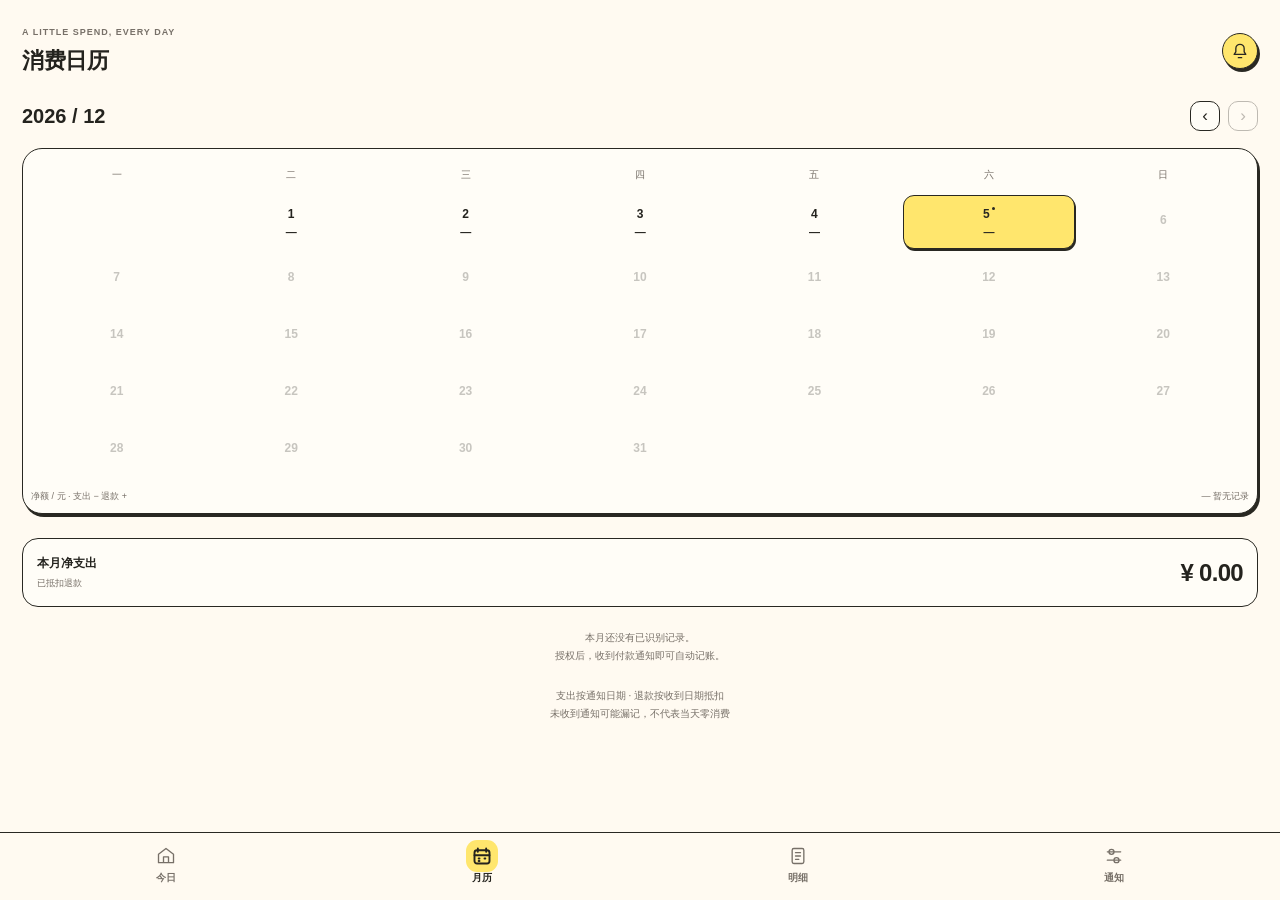
<file: assets/index.html>
<!doctype html><html lang="zh-CN"><head><meta charset="utf-8"><meta name="viewport" content="width=device-width,initial-scale=1,maximum-scale=1"><meta http-equiv="Content-Security-Policy" content="default-src 'none'; script-src 'unsafe-inline'; style-src 'unsafe-inline'; img-src data:; connect-src 'none'; base-uri 'none'; form-action 'none'"><title>今日花费</title><style>
:root{--accent:#346d59;--paper:#f7f8f3;--ink:#24372e;--muted:#7b857d;--line:#e5e8df;--card:#fff;--soft:#eaf0e5;--radius:22px}*{box-sizing:border-box}body{margin:0;background:#e8eae3;color:var(--ink);font-family:"Microsoft YaHei UI","PingFang SC",sans-serif}button,select{font:inherit}button{cursor:pointer}button:focus-visible,select:focus-visible{outline:3px solid #c88b31;outline-offset:3px}.workspace{max-width:1200px;margin:auto;padding:35px 45px}.top{display:flex;justify-content:space-between;align-items:center;border-bottom:1px solid #cfd4c9;padding-bottom:22px}.brand{font-size:17px;letter-spacing:2px}.brand span{color:#7c857a;font-size:12px;margin-left:18px;letter-spacing:0}.badge{border:1px solid #c9cfc2;border-radius:30px;padding:7px 12px;font-size:11px;color:#657060}.layout{display:grid;grid-template-columns:1fr 430px 1fr;gap:48px;margin-top:38px;align-items:start}.intro{padding-top:60px}.eyebrow{font-size:11px;letter-spacing:3px;color:#7c857a}.intro h1{font-family:"Songti SC","SimSun",serif;font-weight:400;font-size:40px;line-height:1.45;margin:22px 0}.intro p,.notes p{font-size:13px;line-height:1.95;color:#768070}.number{font-family:Georgia,serif;font-size:32px;color:#a6af9e}.notes{padding-top:60px}.notes h2{font-size:14px;font-weight:500;margin:24px 0 12px}.control{border-top:1px solid #cfd4c9;padding:20px 0}.swatches{display:flex;gap:12px}.swatch{width:28px;height:28px;border-radius:50%;border:3px solid #e8eae3;outline:1px solid transparent}.swatch[aria-pressed=true]{outline-color:#748069}.toggle{background:transparent;border:1px solid #bcc5b5;border-radius:8px;padding:9px 12px;color:#52604d;font-size:12px}.phone{background:var(--paper);border:8px solid #27332a;border-radius:48px;box-shadow:0 24px 65px #273d271e;overflow:hidden;position:relative;height:824px;display:flex;flex-direction:column;transition:background .2s,color .2s}.status{height:42px;flex-shrink:0;display:flex;justify-content:space-between;align-items:center;padding:0 24px;font-size:12px;font-weight:600}.island{position:absolute;top:8px;left:50%;transform:translateX(-50%);height:22px;width:77px;border-radius:15px;background:#27332a}.screen{overflow-y:auto;flex:1;scrollbar-width:none;padding:8px 22px 18px}.screen::-webkit-scrollbar{display:none}.header{display:flex;justify-content:space-between;align-items:center;margin:8px 0 25px}.header small{font-size:11px;color:var(--muted);display:block;letter-spacing:1px;margin-bottom:7px}.header h2{font-size:23px;margin:0;font-weight:600;letter-spacing:1px}.round{width:36px;height:36px;border-radius:50%;border:1px solid var(--line);background:var(--card);color:var(--accent);display:grid;place-items:center}.icon{width:20px;height:20px;fill:none;stroke:currentColor;stroke-width:1.6;stroke-linecap:round;stroke-linejoin:round}.datebar{display:flex;align-items:center;justify-content:space-between;font-size:12px}.datebar select{color:var(--ink);background:transparent;border:0;font-size:12px;max-width:160px;padding:4px}.live{font-size:10px;color:var(--accent);background:var(--soft);padding:6px 9px;border-radius:20px}.total{margin:25px 0 23px}.total label{color:var(--muted);font-size:12px}.amount{font-family:Georgia,"Times New Roman",serif;font-size:60px;letter-spacing:-2px;line-height:1.3;margin-top:4px;font-variant-numeric:tabular-nums}.amount span{font-size:24px;vertical-align:top;display:inline-block;margin:13px 7px 0 0;letter-spacing:0}.sub{font-size:11px;color:var(--muted);margin:4px 0 0;line-height:1.7}.channels{display:grid;grid-template-columns:1fr 1fr;gap:12px}.channel{padding:16px;background:var(--card);border:1px solid var(--line);border-radius:17px}.channelhead{font-size:12px;display:flex;align-items:center;gap:8px}.logo{height:23px;width:23px;border-radius:8px;display:grid;place-items:center;font-size:12px;background:#eaf4eb;color:#26913f;font-weight:bold}.logo.ali{background:#e8f2fd;color:#267dc9}.channel strong{display:block;font-family:Georgia,serif;font-size:25px;margin:14px 0 8px;font-weight:400}.bar{height:3px;background:var(--soft);border-radius:5px;overflow:hidden}.bar i{height:100%;background:var(--accent);display:block}.channel small{font-size:10px;color:var(--muted);display:block;margin-top:8px}.notice{display:flex;align-items:center;gap:10px;background:var(--soft);border-radius:13px;padding:12px;margin-top:16px;font-size:11px;line-height:1.7}.notice b{font-weight:500}.sectiontitle{display:flex;justify-content:space-between;align-items:center;margin:27px 0 6px;font-size:15px;font-weight:600}.textbutton{border:0;background:none;color:var(--muted);font-size:11px;padding:8px 0 8px 8px}.row{display:flex;align-items:center;padding:15px 0;gap:12px;border-bottom:1px solid var(--line);cursor:pointer}.rowIcon{width:38px;height:38px;border-radius:13px;background:var(--card);border:1px solid var(--line);display:grid;place-items:center;color:var(--accent)}.rowmain{flex:1;min-width:0}.rowmain b{font-size:12px;font-weight:500;display:block}.rowmain small{font-size:10px;color:var(--muted);display:block;margin-top:6px}.rowvalue{text-align:right;font-family:Georgia,serif;font-size:18px}.rowvalue small{display:block;font-family:"Microsoft YaHei UI",sans-serif;font-size:9px;color:var(--muted);margin-top:5px}.footer-note{text-align:center;font-size:10px;color:var(--muted);margin:22px 0 8px;line-height:1.8}.nav{height:70px;border-top:1px solid var(--line);display:flex;background:var(--paper);padding:4px 8px 10px;flex-shrink:0}.nav button{flex:1;border:0;background:transparent;color:var(--muted);font-size:10px;display:flex;flex-direction:column;justify-content:center;align-items:center;gap:5px}.nav button.active{color:var(--accent)}.nav button.active .icon{stroke-width:2.3}.homebar{width:105px;height:4px;border-radius:5px;background:var(--ink);margin:0 auto 7px;flex-shrink:0}.tabs{display:flex;gap:8px;margin:18px 0}.tabs button{padding:8px 14px;border:1px solid var(--line);border-radius:20px;background:var(--card);color:var(--muted);font-size:11px}.tabs button.selected{background:var(--accent);color:white;border-color:var(--accent)}.statcard{border:1px solid var(--line);background:var(--card);padding:18px;border-radius:17px;margin-top:14px}.statcard h3{margin:0 0 10px;font-size:13px;font-weight:500}.statcard p{font-size:11px;color:var(--muted);line-height:1.9;margin:0}.statline{display:flex;justify-content:space-between;font-size:12px;padding:12px 0;border-bottom:1px solid var(--line)}.primary{border:0;background:var(--accent);color:white;padding:13px 18px;border-radius:12px;font-size:12px;width:100%;margin-top:14px}.secondary{background:var(--card);color:var(--ink);border:1px solid var(--line)}.dots{color:var(--accent)}.preview-label{text-align:center;font-size:11px;color:#7c857a;margin-top:17px;letter-spacing:1px}.toast{position:absolute;bottom:90px;left:22px;right:22px;padding:15px;background:var(--ink);color:var(--paper);font-size:12px;border-radius:13px;line-height:1.7;z-index:5;box-shadow:0 5px 20px #0002}.modal{position:absolute;inset:0;background:#12231955;z-index:6;display:flex;align-items:end}.sheet{background:var(--paper);width:100%;padding:25px 22px 35px;border-radius:25px 25px 0 0}.sheet h3{font-weight:500;font-size:18px;margin:0 0 20px}.sheet p{font-size:12px;line-height:1.9;color:var(--muted)}.dark{--paper:#202b25;--ink:#edf0e6;--muted:#a0ad9f;--line:#38473b;--card:#29362d;--soft:#304335;--accent:#a5c793}.compact .row{padding:10px 0}.compact .header{margin-bottom:16px}.compact .total{margin:15px 0}.compact .sectiontitle{margin-top:18px}@media(max-width:1050px){.layout{grid-template-columns:1fr 414px;gap:35px}.notes{grid-column:1 / -1;display:flex;gap:25px;padding-top:0}.notes .number{display:none}.notes .control{flex:1}.intro h1{font-size:35px}}@media(max-width:700px){.workspace{padding:20px 12px}.top{padding:0 8px 18px}.brand span{display:none}.layout{display:flex;flex-direction:column;align-items:center;margin-top:25px;gap:22px}.intro{padding:0;max-width:414px;width:100%}.intro h1{font-size:25px;margin:8px 0}.intro h1 br{display:none}.intro p{margin:0}.intro .eyebrow{display:none}.device{width:min(100%,414px)}.phone{height:800px;border-width:5px;border-radius:38px}.notes{display:flex;flex-wrap:wrap;gap:16px;width:min(100%,414px)}.notes .control{min-width:140px}.notes h2{margin-top:0}.notes>p{width:100%}}@media(prefers-reduced-motion:reduce){*{transition:none!important}}

/* Candy-paper direction, inspired by the supplied reference. */
:root{--accent:#ffe66d;--paper:#fffaf1;--ink:#24231e;--muted:#777068;--line:#292822;--card:#fffdf7;--soft:#f4e7ff}
body{background:#ffb5ba}.top{border-color:#29282266}.brand{font-weight:800;letter-spacing:0}.brand span,.eyebrow,.intro p,.notes p,.preview-label{color:#66504f}.badge{background:#fff9ef;border:1.5px solid #292822;color:#292822;box-shadow:2px 3px 0 #292822}.intro h1{font-family:"Microsoft YaHei UI",sans-serif;font-size:36px;font-weight:900;letter-spacing:-1px;line-height:1.6}.eyebrow{font-weight:700;letter-spacing:1px;font-size:10px}.number{font-family:Georgia,serif;font-style:italic;color:#292822;font-weight:bold;transform:rotate(-8deg);font-size:34px}.control{border-color:#29282255}.notes h2{font-weight:700}.toggle{background:#fffaf1;color:#292822;border:1.5px solid #292822;box-shadow:2px 3px 0 #292822}.toggle:active{transform:translate(2px,2px);box-shadow:none}.swatch{border-color:#ffb5ba;border-width:2px;outline:1.5px solid #292822}.swatch[aria-pressed=true]{box-shadow:0 0 0 3px #fffaf1;outline:2px solid #292822}.phone{border:2px solid #292822;box-shadow:7px 9px 0 #292822;height:846px;border-radius:36px}.status{height:40px}.island{height:17px;width:64px;background:#292822;top:9px}.screen{padding:5px 20px 20px}.header{margin:10px 0 20px}.header h2{font-size:22px;font-weight:800;letter-spacing:-.4px}.header small{font-size:9px;font-weight:bold;letter-spacing:1px}.round{border:1.5px solid #292822;background:#ffe66d;color:#292822;box-shadow:2px 3px 0 #292822}.live{color:var(--ink);background:#c8e8ae;border:1px solid #292822;font-size:9px}.total{background:var(--accent);border:2px solid #292822;border-radius:23px;box-shadow:3px 5px 0 #292822;padding:18px;margin:18px 0 22px;color:#292822}.total label,.total .sub{color:#4c452d}.amount{font-family:"Trebuchet MS",sans-serif;font-weight:800;font-size:55px;letter-spacing:-2px}.channel{border:1.5px solid #292822;box-shadow:2px 3px 0 #292822;border-radius:18px}.channel strong{font-family:"Trebuchet MS",sans-serif;font-weight:bold;font-size:24px}.channelhead{font-weight:700}.logo{border:1px solid #292822;background:#c8e8ae;color:#292822}.logo.ali{background:#c8e2ff;color:#292822}.bar{background:#eee6d7}.bar i{background:#292822}.notice{background:#ecdafa;border:1.5px solid #292822;color:#292822}.notice .icon{flex-shrink:0}.notice b{font-weight:bold}.sectiontitle{font-size:14px}.row{border-color:#29282222}.rowIcon{border:1.5px solid #292822;color:var(--ink);background:#ffe9ab;flex-shrink:0}.rowmain b{font-weight:600}.rowvalue{font-family:"Trebuchet MS",sans-serif;font-weight:bold;font-size:17px}.textbutton{color:var(--ink)}.nav{border-top:1.5px solid #292822;height:69px;padding-top:8px}.nav button{color:var(--muted);font-weight:600}.nav button.active{color:var(--ink)}.nav button.active .icon{background:var(--accent);box-shadow:0 0 0 6px var(--accent);border-radius:5px}.tabs button{border:1.5px solid #292822;color:var(--ink)}.tabs button.selected{background:var(--accent);color:#292822;box-shadow:2px 2px 0 #292822}.statcard{border:1.5px solid #292822;box-shadow:2px 3px 0 #292822}.statcard h3{font-weight:700}.primary{background:var(--accent);color:#292822;border:1.5px solid #292822;box-shadow:2px 3px 0 #292822;font-weight:bold}.primary.secondary{background:var(--card);color:var(--ink)}.statline{border-color:#29282222}.dots{color:var(--ink)}.toast{background:#292822;color:#fffaf1}.sheet{border:2px solid #292822}.month-top{display:flex;align-items:center;justify-content:space-between;margin:22px 0 15px}.month-top strong{font-size:20px;font-family:"Trebuchet MS",sans-serif;font-weight:800}.month-top span{font-size:10px;font-family:"Microsoft YaHei UI",sans-serif;margin-left:8px;font-weight:400;color:var(--muted)}.month-controls{display:flex;gap:8px}.month-controls button{width:30px;height:30px;background:var(--card);border:1.5px solid #292822;border-radius:10px;color:var(--ink);font-size:17px}.month-controls button:disabled{opacity:.3;cursor:default}.month-hero{position:relative;background:var(--accent);border:2px solid #292822;box-shadow:3px 5px 0 #292822;border-radius:22px;padding:16px 18px;min-height:111px;overflow:hidden}.month-hero small{font-size:10px;color:#514833}.month-hero strong{display:block;font-size:32px;font-family:"Trebuchet MS",sans-serif;font-weight:900;letter-spacing:-1px;margin-top:8px;color:#292822}.month-hero p{font-size:10px;margin:6px 0 0;color:#514833}.doodle{position:absolute;right:13px;top:12px;width:100px;height:88px;transform:rotate(8deg)}.calendar-box{background:var(--card);border:1.5px solid #292822;border-radius:20px;padding:12px 8px 10px;margin-top:20px;box-shadow:2px 3px 0 #292822}.weekdays,.days{display:grid;grid-template-columns:repeat(7,minmax(0,1fr));gap:3px}.weekdays{margin:3px 0 9px}.weekdays span{text-align:center;font-size:10px;color:var(--muted);padding:4px 0}.day{height:49px;display:flex;flex-direction:column;align-items:center;justify-content:center;gap:5px;border:1.5px solid transparent;border-radius:11px;background:none;color:var(--ink);padding:0;min-width:0}.day .num{font-size:12px;font-family:"Trebuchet MS",sans-serif;font-weight:600}.day .spend{font-size:11px;font-family:"Trebuchet MS",sans-serif;font-weight:700;white-space:nowrap;letter-spacing:-.3px}.day.selected{background:var(--accent);border-color:#292822;box-shadow:1px 2px 0 #292822;color:#292822}.day.today .num::after{content:"";display:inline-block;width:3px;height:3px;background:currentColor;border-radius:50%;vertical-align:top;margin-left:2px}.day:disabled{opacity:.25;cursor:default}.day:not(:disabled):hover{border-color:#292822}.callegend{display:flex;justify-content:space-between;margin-top:13px;font-size:9px;color:var(--muted)}.daily-panel{margin-top:23px}.daily-heading{display:flex;justify-content:space-between;align-items:center}.daily-heading b{font-size:13px}.daily-heading strong{font-size:22px;font-family:"Trebuchet MS",sans-serif;font-weight:800}.day-source{font-size:10px;color:var(--muted);margin-top:9px}.empty{padding:22px 10px;text-align:center;background:var(--soft);border-radius:13px;margin-top:13px;font-size:11px;color:var(--muted)}.calendar-jump{border:1.5px solid #292822;background:#ffccdb;box-shadow:2px 3px 0 #292822;padding:12px 14px;border-radius:13px;display:flex;justify-content:space-between;width:100%;font-size:12px;font-weight:700;color:#292822;margin:17px 0}.dark{--paper:#29252d;--ink:#fff8e9;--muted:#c6bdc6;--card:#36313b;--soft:#443848;--line:#817786;--accent:#d6b1f1}.dark .notice{background:#d6b1f1}.dark .round{color:#292822}.dark .day.selected{color:#292822}.dark .rowIcon{background:#514543}.dark .live{color:#292822}.dark .header small{color:var(--muted)}.compact .day{height:42px}@media(max-width:700px){.phone{height:846px;border-width:2px;border-radius:32px}.intro h1{font-size:25px;line-height:1.5}.layout{gap:25px}.notes{margin-top:10px}.intro p{font-size:12px}.intro p br{display:none}.intro p[style]{display:none}.swatch{border-color:#ffb5ba}.screen{padding-left:17px;padding-right:17px}.month-hero strong{font-size:30px}}


.month-summary{display:flex;align-items:center;justify-content:space-between;gap:12px;margin-top:19px;padding:16px 14px;background:var(--card);border:1.5px solid #292822;border-radius:16px}.month-summary>span{font-size:12px;font-weight:600}.month-summary small{display:block;color:var(--muted);font-size:9px;font-weight:400;margin-top:5px}.month-summary strong{font:800 24px "Trebuchet MS",sans-serif;letter-spacing:-.7px;font-variant-numeric:tabular-nums}

html,body{height:100%;width:100%;margin:0;background:var(--paper);overflow:hidden}.phone{width:100%;height:100dvh!important;height:100vh;border:0!important;border-radius:0!important;box-shadow:none!important;background:var(--paper)}.screen{padding:18px 22px 24px;overscroll-behavior:contain}.nav{height:68px;min-height:68px;position:relative}.header{margin:7px 0 24px}.month-top{margin-top:25px}.calendar-box{margin-top:17px}.day{height:54px}.day .spend{font-size:11px}.day .num{font-size:12px}.month-summary{margin-top:24px}.row{width:100%;background:none;border-left:0;border-right:0;border-top:0;text-align:left;color:var(--ink)}.rowvalue{white-space:nowrap}.rowmain small{line-height:1.6}.notice{font-size:11px}.setting-note{font-size:11px;color:var(--muted);line-height:1.9}.status-card{margin-bottom:18px}.field{background:var(--card);border:1px solid var(--ink);border-radius:9px;padding:7px;color:var(--ink);font-size:12px;max-width:180px}.empty{line-height:1.9;margin-top:24px}.sheet{max-height:90%;overflow-y:auto}.raw{white-space:pre-wrap;overflow-wrap:anywhere;font-size:12px;line-height:1.8}.plain{border:0;background:none;color:var(--ink);font-size:12px;padding:8px}.daily-label{font-size:11px;color:var(--muted)}.nav button.active .icon{background:#ffe66d;box-shadow:0 0 0 6px #ffe66d}.notice .icon{flex-shrink:0}.channel strong{font-size:23px}.header small{line-height:1.6}.warning{background:#ffe7bd;color:#292822}.sheet:focus{outline:none}.toast{color:#fffaf1}.pill{border-radius:14px;border:1px solid var(--ink);padding:4px 8px;font-size:10px}.rowmain{overflow:hidden}.rowmain b{overflow:hidden;text-overflow:ellipsis;white-space:nowrap}@media(max-width:360px){.screen{padding-left:16px;padding-right:16px}.day{height:49px}.day .spend{font-size:10px}.channel{padding:12px}}
.channels{grid-template-columns:repeat(3,minmax(0,1fr))}.channel{min-width:0;padding:12px 10px}.channelhead{gap:5px;font-size:11px}.channel strong{font-size:clamp(16px,5vw,22px);overflow-wrap:anywhere}.logo.bank{background:#ffd0df;color:#292822}
.pull-hint{position:absolute;top:2px;left:12px;right:12px;height:0;overflow:hidden;display:flex;align-items:center;justify-content:center;color:var(--ink);font-size:12px;background:var(--paper);z-index:3;pointer-events:none}.nav{z-index:4}.screen{will-change:transform}
</style></head><body><div class="phone" id="phone"><div id="pullHint" class="pull-hint" role="status" aria-live="polite"></div><main class="screen" id="screen"></main><nav class="nav" aria-label="主要页面"></nav><div id="overlay"></div></div><script>
const icons={home:'<path d="m3 10 9-7 9 7v10H3zM9 20v-7h6v7"/>',calendar:'<rect x="3" y="5" width="18" height="16" rx="3"/><path d="M7 3v4M17 3v4M3 11h18M8 15h1M15 15h1M8 18h1"/>',records:'<rect x="5" y="3" width="14" height="18" rx="2"/><path d="M9 8h6M9 12h6M9 16h4"/>',diagnostics:'<path d="M4 7h16M4 17h16"/><circle cx="9" cy="7" r="3"/><circle cx="15" cy="17" r="3"/>',bell:'<path d="M5 16h14l-2-3V9a5 5 0 0 0-10 0v4zM10 20h4"/>',bag:'<path d="M4 8h16l1 13H3zM8 8V6a4 4 0 0 1 8 0v2"/>',refund:'<path d="M5 7h9a7 7 0 0 1 0 14M5 7l5-4M5 7l5 5"/>'};
const icon=n=>`<svg class="icon" viewBox="0 0 24 24" aria-hidden="true">${icons[n]||icons.bag}</svg>`;
const esc=s=>String(s??'').replace(/[&<>"']/g,c=>({'&':'&amp;','<':'&lt;','>':'&gt;','"':'&quot;',"'":'&#39;'}[c]));
const pad=n=>String(n).padStart(2,'0');
const key=d=>`${d.getFullYear()}-${pad(d.getMonth()+1)}-${pad(d.getDate())}`;
const yuan=c=>(Math.abs(c)/100).toFixed(2);
const signed=c=>(c>0?'-':c<0?'+':'')+Number(yuan(c));
const total=a=>a.reduce((s,x)=>s+Number(x.cents),0);
const dateTime=n=>n?new Date(Number(n)).toLocaleString('zh-CN',{hour12:false}):'尚无记录';
const native=typeof Ledger!=='undefined';
let state={events:[],granted:false,seen:0,appVersion:'0.9.5',uiVersion:9},events=[],page='calendar',filter='全部',range='all',today=key(new Date()),year=new Date().getFullYear(),month=new Date().getMonth(),selected=new Date().getDate(),last='',openedId=null;
function action(name){if(name==='refresh'){pullRefresh();return}if(native)Ledger.action(name);else toast('电脑仅查看界面，此操作需在手机中完成。')}
function title(x){if(String(x.note||'').trim())return String(x.note).trim();let c=x.content||'';return Number(x.cents)<0&&x.state==='auto'?'退款':/红包/.test(c)?'发出红包':/转账|转出/.test(c)?'转账支出':x.state==='auto'?'付款':Number.isSafeInteger(Number(x.cents))?'待核对付款':'待识别通知'}
function header(t,sub){return `<div class="header"><div><small>${sub}</small><h2>${t}</h2></div><button class="round" data-go="diagnostics" aria-label="通知与设置">${icon('bell')}</button></div>`}
function rows(list){return list.map(x=>`<button class="row" data-id="${Number(x._id)}"><span class="rowIcon">${icon(Number(x.cents)<0&&x.state==='auto'?'refund':'bag')}</span><span class="rowmain"><b>${esc(title(x))}</b><small>${esc(x.source)}${String(x.content).startsWith('手动记账：')?' · 手动':String(x.content).startsWith('截图记账：')?' · 截图':''} · ${esc(dateTime(x.posted))}</small></span><span class="rowvalue">${x.state==='auto'?signed(Number(x.cents)):x.state==='ignored'?'已排除':'待核对'}</span></button>`).join('')}
function daily(k){return events.filter(x=>key(new Date(Number(x.posted)))===k)}
function calendar(){let start=(new Date(year,month,1).getDay()+6)%7,count=new Date(year,month+1,0).getDate(),prefix=`${year}-${pad(month+1)}`;let arr=events.filter(x=>key(new Date(Number(x.posted))).startsWith(prefix)),net=total(arr);let cells='<div aria-hidden="true"></div>'.repeat(start);for(let d=1;d<=count;d++){let k=`${prefix}-${pad(d)}`,a=daily(k);cells+=`<button class="day ${d===selected?'selected':''} ${k===today?'today':''}" data-day="${d}" ${k>today?'disabled':''} aria-pressed="${d===selected}" aria-label="${month+1}月${d}日 ${a.length?signed(total(a))+'元':'暂无记录'}"><span class="num">${d}</span><span class="spend">${k>today?'':a.length?signed(total(a)):'—'}</span></button>`}
return header('消费日历','A LITTLE SPEND, EVERY DAY')+`<div class="month-top"><strong>${year} / ${pad(month+1)}</strong><div class="month-controls"><button id="prevMonth" aria-label="上个月">‹</button><button id="nextMonth" aria-label="下个月" ${year===new Date().getFullYear()&&month===new Date().getMonth()?'disabled':''}>›</button></div></div><div class="calendar-box"><div class="weekdays">${['一','二','三','四','五','六','日'].map(x=>`<span>${x}</span>`).join('')}</div><div class="days">${cells}</div><div class="callegend"><span>净额 / 元 · 支出 − 退款 +</span><span>— 暂无记录</span></div></div><div class="month-summary"><span>本月净支出<small>已抵扣退款</small></span><strong>${net<0?'+':''}¥ ${yuan(net)}</strong></div>${!arr.length?'<p class="footer-note">本月还没有已识别记录。<br>授权后，收到付款通知即可自动记账。</p>':''}<p class="footer-note">支出按通知日期 · 退款按收到日期抵扣<br>未收到通知可能漏记，不代表当天零消费</p>`}
function home(){let arr=daily(today),net=total(arr);return header('今天也有好好记账！','HELLO, MY LITTLE LEDGER')+`<div class="datebar"><span>${new Date().getMonth()+1} 月 ${new Date().getDate()} 日 · 今天</span><span class="live">${state.granted?'● 已授权通知读取':'○ 尚未授权'}</span></div><div class="total"><label>今日净额 / 元 · 退款 − 支出</label><div class="amount"><span>¥</span>${signed(net)}</div><p class="sub">${arr.length} 笔已识别记录</p></div><div class="channels">${['微信','支付宝','银行卡'].map((name,i)=>{let a=arr.filter(x=>x.source===name);return `<div class="channel"><div class="channelhead"><span class="logo ${i===1?'ali':i===2?'bank':''}">${i===1?'支':i===2?'卡':'微'}</span>${name}</div><strong>${signed(total(a))}</strong><small>${a.length} 笔 · 退款已抵扣</small></div>`}).join('')}</div>${!state.granted?'<button class="primary" data-action="permission">开启通知读取权限</button>':''}<button class="primary" data-action="manual">＋ 手动记一笔</button><button class="primary secondary" data-action="screenshot">▧ 截图识别 · 批量记账</button><button class="calendar-jump" data-go="calendar">看看这个月的花费 <span>翻开月历 ↗</span></button><div class="sectiontitle">最近消费<button class="textbutton" data-go="records">查看全部 ↗</button></div>${arr.length?rows(arr.slice(0,4)):'<div class="empty">账本还是空的。<br>收到明确的付款通知后，会出现在这里。</div>'}<p class="footer-note">数据只保存在手机里 · 支出与退款均保留明细</p>`}
function records(){let dates=[...new Set(events.map(x=>key(new Date(Number(x.posted)))))].sort().reverse();if(range!=='all'&&!dates.includes(range))range='all';let a=events.filter(x=>(filter==='全部'||x.source===filter)&&(range==='all'||key(new Date(Number(x.posted)))===range));return header('消费明细','每一笔，都看得见')+`<div class="datebar"><select class="field" id="range" aria-label="日期范围"><option value="all">全部日期</option>${dates.map(k=>`<option value="${k}" ${range===k?'selected':''}>${k}</option>`).join('')}</select><span class="sub">${a.length} 笔记录</span></div><button class="primary secondary" data-action="manual">＋ 手动记一笔</button><button class="primary secondary" data-action="screenshot">▧ 截图识别 · 批量记账</button><div class="tabs">${['全部','微信','支付宝','银行卡'].map(s=>`<button data-filter="${s}" class="${filter===s?'selected':''}">${s}</button>`).join('')}</div>${a.length?rows(a):'<div class="empty">还没有符合条件的记录。</div>'}<p class="footer-note">点击记录查看记录摘要 · 微信转账与红包手动记入；支付宝明确转出可自动记录</p>`}
function diagnostics(){let pending=state.events.filter(x=>x.state==='pending');return header('通知与设置','自动记账，从这里开始')+`<div class="notice ${state.granted?'':'warning'}"><span>${state.granted?'● 通知读取已授权':'○ 尚未授权通知读取'}<br>自动记付款、退款及支付宝明确转出；微信转账和红包手动记。</span></div><button class="primary" data-action="permission">${state.granted?'管理通知权限':'开启通知读取权限'}</button><button class="primary secondary" data-action="settings">后台运行设置</button><button class="primary secondary" data-action="refresh">刷新账本与现有通知</button><div class="statcard"><h3>采集状态</h3><div class="statline"><span>当前监听</span><span>${state.listenerConnected?'已连接':'未连接，打开或下拉会重连'}</span></div><p>${esc(state.lastResult||'尚未检查付款通知')}<br>${esc(dateTime(state.lastCheck))}</p><div class="statline"><span>最近连接</span><span>${esc(dateTime(state.connectedAt))}</span></div><div class="statline"><span>最近收到</span><span>${esc(dateTime(state.lastSeen))}</span></div><div class="statline"><span>通知回调</span><span>${Number(state.seen)||0} 次</span></div><p style="margin-top:12px">授权不代表后台始终在线。最近连接是历史时间；后台清理或强行停止可能导致漏记。请允许自启动和后台运行。</p></div><div class="sectiontitle">待核对通知<span class="sub">${pending.length} 条 · 不计入净额</span></div>${pending.length?rows(pending):'<p class="setting-note">暂无待核对通知。</p>'}<div class="statcard"><h3>记账规则</h3><p>付款通知 → 自动支出<br>支付宝明确转出 → 自动支出<br>银行卡直接扣款、微信转账、红包 → 手动或截图记入<br>截图多笔 → 核对后批量入账，疑似重复默认不选<br>通知疑似与截图重复 → 待核对，不计入净额<br>成功退款 → 收到当日抵扣，不关联原订单<br>退款大于支出 → 月历显示“+5”<br>收款、领红包 → 不计入<br>没有通知或金额不明确 → 可能漏记</p></div><div class="statcard"><h3>纯离线版 · ${esc(state.appVersion)}</h3><p>没有联网权限，不检查或下载在线界面。<br>账本和界面都保存在手机本机。<br>后续更新需手动覆盖安装新版 APK。<br>已移除请求安装应用权限。</p></div><button class="primary secondary" data-action="export">导出本机记录</button><button class="plain" data-action="clear" style="width:100%;margin-top:18px">清空所有记录</button><p class="footer-note">今日花费 ${esc(state.appVersion)} · 本地账本<br>${native?'':'电脑查看的是安装包内界面，无手机通知权限。'}</p>`}
function render(){let y=document.getElementById('screen').scrollTop;document.getElementById('screen').innerHTML=page==='calendar'?calendar():page==='home'?home():page==='records'?records():diagnostics();document.querySelector('.nav').innerHTML=['home','calendar','records','diagnostics'].map(n=>`<button data-go="${n}" class="${page===n?'active':''}">${icon(n)}<span>${{home:'今日',calendar:'月历',records:'明细',diagnostics:'通知'}[n]}</span></button>`).join('');document.querySelectorAll('[data-go]').forEach(b=>b.onclick=()=>{page=b.dataset.go;render();document.getElementById('screen').scrollTop=0});document.querySelectorAll('[data-action]').forEach(b=>b.onclick=()=>action(b.dataset.action));document.querySelectorAll('[data-day]').forEach(b=>b.onclick=()=>{selected=Number(b.dataset.day);render()});document.querySelectorAll('[data-filter]').forEach(b=>b.onclick=()=>{filter=b.dataset.filter;render()});document.querySelectorAll('[data-id]').forEach(b=>b.onclick=()=>detail(Number(b.dataset.id)));let r=document.getElementById('range');if(r)r.onchange=()=>{range=r.value;render()};let prev=document.getElementById('prevMonth'),next=document.getElementById('nextMonth');if(prev)prev.onclick=()=>moveMonth(-1);if(next)next.onclick=()=>moveMonth(1);document.getElementById('screen').scrollTop=y}
function moveMonth(n){let d=new Date(year,month+n,1),now=new Date();if(d>new Date(now.getFullYear(),now.getMonth(),1))return;year=d.getFullYear();month=d.getMonth();selected=year===now.getFullYear()&&month===now.getMonth()?now.getDate():1;render()}
let toastTimer;function toast(s){clearTimeout(toastTimer);document.getElementById('overlay').innerHTML=`<div class="toast" role="status">${esc(s)}</div>`;toastTimer=setTimeout(closeOverlay,4000)}
function closeOverlay(){document.getElementById('overlay').innerHTML='';openedId=null}
function detail(id){let x=state.events.find(x=>Number(x._id)===id);if(!x)return;openedId=id;document.getElementById('overlay').innerHTML=`<div class="modal" role="dialog" aria-modal="true" aria-label="通知详情"><div class="sheet" tabindex="-1"><h3>${esc(title(x))}</h3><div class="amount" style="font-size:42px">${x.state==='auto'?signed(Number(x.cents)):Number.isSafeInteger(Number(x.cents))?signed(Number(x.cents))+'（未计入）':'待识别'}</div><div class="statline"><span>支付渠道</span><span>${esc(x.source)}</span></div><p>${esc(dateTime(x.posted))}</p>${x.note?`<div class="statcard"><h3>消费备注</h3><div class="raw">${esc(x.note)}</div></div>`:''}<div class="statcard"><h3>记录摘要</h3><div class="raw">${esc(x.content)}</div></div>${Number(x.cents)<0&&x.state==='auto'?'<p>退款抵扣收到当日净额，不关联原消费。</p>':''}<button class="primary" id="closeDetail">返回</button>${x.state==='pending'&&Number.isSafeInteger(Number(x.cents))?'<button class="primary secondary" id="acceptRecord">核对后计入</button>':''}${x.state!=='ignored'?'<button class="primary secondary" id="ignoreRecord">排除此通知</button>':''}</div></div>`;document.getElementById('closeDetail').onclick=closeOverlay;let accept=document.getElementById('acceptRecord');if(accept)accept.onclick=()=>{if(native){Ledger.accept(id);closeOverlay()}else toast('请在手机核对通知。')};let ignore=document.getElementById('ignoreRecord');if(ignore)ignore.onclick=()=>{if(native){Ledger.ignore(id);closeOverlay()}else toast('排除记录需在手机中操作。')};document.querySelector('.sheet').focus()}
window.refreshLedger=function(force){try{let raw=native?Ledger.readState():JSON.stringify(state);if(!force&&raw===last&&today===key(new Date()))return;let next=JSON.parse(raw);if(next.error){toast(next.error);return}last=raw;state=next;state.events=state.events||[];events=state.events.filter(x=>x.state==='auto').sort((a,b)=>Number(b.posted)-Number(a.posted));today=key(new Date());render()}catch(e){toast('账本暂时无法读取，请重新打开应用。')}};
window.handleBack=function(){if(document.getElementById('overlay').innerHTML){closeOverlay();return true}if(page!=='calendar'){page='calendar';render();return true}return false};document.addEventListener('keydown',e=>{if(e.key==='Escape')closeOverlay()});refreshLedger();setInterval(refreshLedger,5000);

let pullStart=null,pullDistance=0,pullBusy=false,pullTimer;
const pullScreen=document.getElementById('screen'),pullHint=document.getElementById('pullHint');
function showPull(distance,label){pullScreen.style.transform=`translateY(${distance}px)`;pullHint.style.height=`${distance}px`;pullHint.textContent=label;}
function resetPull(){pullStart=null;pullDistance=0;pullBusy=false;showPull(0,'');}
function pullRefresh(){if(pullBusy)return;pullBusy=true;pullStart=null;showPull(40,'正在刷新…');clearTimeout(pullTimer);pullTimer=setTimeout(()=>window.finishPullRefresh('本地账本已刷新，通知扫描暂未完成'),6000);if(native)Ledger.action('refresh');else window.finishPullRefresh('本地账本已刷新；通知采集需在手机中运行');}
window.finishPullRefresh=function(message){clearTimeout(pullTimer);window.refreshLedger(true);showPull(40,message||'已刷新');pullTimer=setTimeout(resetPull,900);};
pullScreen.addEventListener('touchstart',e=>{if(pullBusy||e.touches.length!==1||pullScreen.scrollTop>1||document.getElementById('overlay').innerHTML)return;pullStart={x:e.touches[0].clientX,y:e.touches[0].clientY};pullDistance=0;},{passive:true});
pullScreen.addEventListener('touchmove',e=>{if(!pullStart||pullBusy||e.touches.length!==1)return;let dy=e.touches[0].clientY-pullStart.y,dx=e.touches[0].clientX-pullStart.x;if(dy<=0||Math.abs(dx)>dy||pullScreen.scrollTop>1)return;if(e.cancelable)e.preventDefault();pullDistance=Math.min(92,dy*.5);showPull(pullDistance,pullDistance>=56?'松开刷新':'下拉刷新');},{passive:false});
pullScreen.addEventListener('touchend',()=>{if(pullBusy||!pullStart)return;if(pullDistance>=56)pullRefresh();else resetPull();},{passive:true});
pullScreen.addEventListener('touchcancel',()=>{if(!pullBusy)resetPull();},{passive:true});

</script></body></html>
</file>
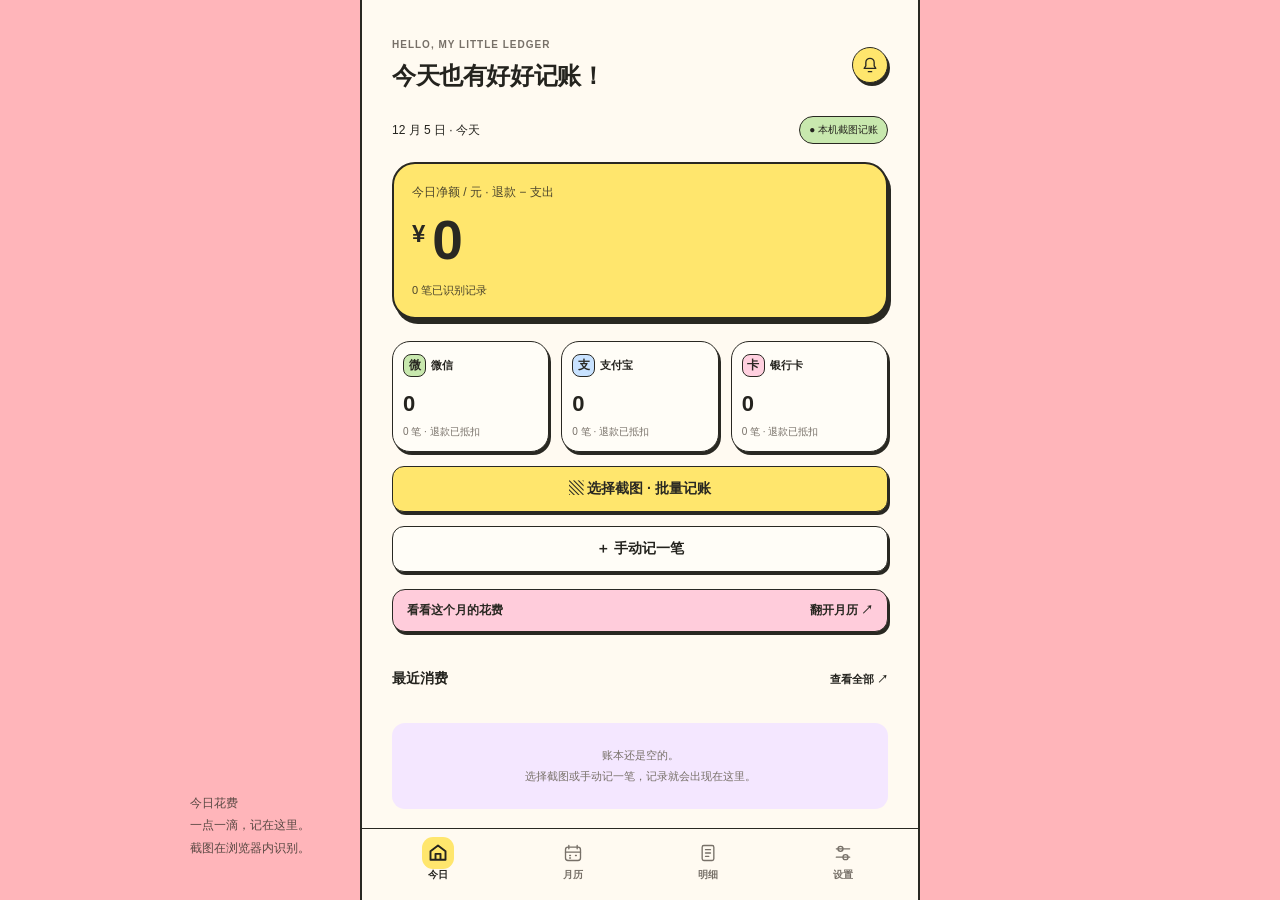
<file: web/index.html>
<!doctype html><html lang="zh-CN"><head><meta charset="utf-8"><meta name="viewport" content="width=device-width,initial-scale=1,viewport-fit=cover"><meta http-equiv="Content-Security-Policy" content="default-src 'self'; script-src 'self' 'wasm-unsafe-eval'; style-src 'self'; img-src 'self' blob: data:; connect-src 'self'; worker-src 'self'; object-src 'none'; base-uri 'self'; form-action 'none'"><meta name="theme-color" content="#fffaf1"><meta name="apple-mobile-web-app-capable" content="yes"><meta name="apple-mobile-web-app-status-bar-style" content="default"><meta name="description" content="截图留在手机，本地识别多笔消费。今日净额、消费月历、明细与本机备份。"><link rel="manifest" href="manifest.webmanifest"><link rel="icon" href="icons/icon-192.png"><link rel="apple-touch-icon" href="icons/icon-192.png"><link rel="stylesheet" href="styles.css"><title>今日花费</title></head><body><aside class="desktop-label">今日花费<br>一点一滴，记在这里。<br>截图在浏览器内识别。</aside><div class="phone" id="phone"><div id="pullHint" class="pull-hint" role="status" aria-live="polite"></div><main class="screen" id="screen"><p class="empty">正在打开本机账本…</p></main><nav class="nav" aria-label="主要页面"></nav><div id="overlay"></div></div><input type="file" id="images" accept="image/*" multiple hidden><input type="file" id="backup" accept="application/json,.json" hidden><script src="vendor/tesseract.min.js" defer></script><script src="parser.js" defer></script><script src="ocr.js" defer></script><script src="app.js" defer></script></body></html>
</file>
<file: web/styles.css>
:root{--accent:#346d59;--paper:#f7f8f3;--ink:#24372e;--muted:#7b857d;--line:#e5e8df;--card:#fff;--soft:#eaf0e5;--radius:22px}*{box-sizing:border-box}body{margin:0;background:#e8eae3;color:var(--ink);font-family:"Microsoft YaHei UI","PingFang SC",sans-serif}button,select{font:inherit}button{cursor:pointer}button:focus-visible,select:focus-visible{outline:3px solid #c88b31;outline-offset:3px}.workspace{max-width:1200px;margin:auto;padding:35px 45px}.top{display:flex;justify-content:space-between;align-items:center;border-bottom:1px solid #cfd4c9;padding-bottom:22px}.brand{font-size:17px;letter-spacing:2px}.brand span{color:#7c857a;font-size:12px;margin-left:18px;letter-spacing:0}.badge{border:1px solid #c9cfc2;border-radius:30px;padding:7px 12px;font-size:11px;color:#657060}.layout{display:grid;grid-template-columns:1fr 430px 1fr;gap:48px;margin-top:38px;align-items:start}.intro{padding-top:60px}.eyebrow{font-size:11px;letter-spacing:3px;color:#7c857a}.intro h1{font-family:"Songti SC","SimSun",serif;font-weight:400;font-size:40px;line-height:1.45;margin:22px 0}.intro p,.notes p{font-size:13px;line-height:1.95;color:#768070}.number{font-family:Georgia,serif;font-size:32px;color:#a6af9e}.notes{padding-top:60px}.notes h2{font-size:14px;font-weight:500;margin:24px 0 12px}.control{border-top:1px solid #cfd4c9;padding:20px 0}.swatches{display:flex;gap:12px}.swatch{width:28px;height:28px;border-radius:50%;border:3px solid #e8eae3;outline:1px solid transparent}.swatch[aria-pressed=true]{outline-color:#748069}.toggle{background:transparent;border:1px solid #bcc5b5;border-radius:8px;padding:9px 12px;color:#52604d;font-size:12px}.phone{background:var(--paper);border:8px solid #27332a;border-radius:48px;box-shadow:0 24px 65px #273d271e;overflow:hidden;position:relative;height:824px;display:flex;flex-direction:column;transition:background .2s,color .2s}.status{height:42px;flex-shrink:0;display:flex;justify-content:space-between;align-items:center;padding:0 24px;font-size:12px;font-weight:600}.island{position:absolute;top:8px;left:50%;transform:translateX(-50%);height:22px;width:77px;border-radius:15px;background:#27332a}.screen{overflow-y:auto;flex:1;scrollbar-width:none;padding:8px 22px 18px}.screen::-webkit-scrollbar{display:none}.header{display:flex;justify-content:space-between;align-items:center;margin:8px 0 25px}.header small{font-size:11px;color:var(--muted);display:block;letter-spacing:1px;margin-bottom:7px}.header h2{font-size:23px;margin:0;font-weight:600;letter-spacing:1px}.round{width:36px;height:36px;border-radius:50%;border:1px solid var(--line);background:var(--card);color:var(--accent);display:grid;place-items:center}.icon{width:20px;height:20px;fill:none;stroke:currentColor;stroke-width:1.6;stroke-linecap:round;stroke-linejoin:round}.datebar{display:flex;align-items:center;justify-content:space-between;font-size:12px}.datebar select{color:var(--ink);background:transparent;border:0;font-size:12px;max-width:160px;padding:4px}.live{font-size:10px;color:var(--accent);background:var(--soft);padding:6px 9px;border-radius:20px}.total{margin:25px 0 23px}.total label{color:var(--muted);font-size:12px}.amount{font-family:Georgia,"Times New Roman",serif;font-size:60px;letter-spacing:-2px;line-height:1.3;margin-top:4px;font-variant-numeric:tabular-nums}.amount span{font-size:24px;vertical-align:top;display:inline-block;margin:13px 7px 0 0;letter-spacing:0}.sub{font-size:11px;color:var(--muted);margin:4px 0 0;line-height:1.7}.channels{display:grid;grid-template-columns:1fr 1fr;gap:12px}.channel{padding:16px;background:var(--card);border:1px solid var(--line);border-radius:17px}.channelhead{font-size:12px;display:flex;align-items:center;gap:8px}.logo{height:23px;width:23px;border-radius:8px;display:grid;place-items:center;font-size:12px;background:#eaf4eb;color:#26913f;font-weight:bold}.logo.ali{background:#e8f2fd;color:#267dc9}.channel strong{display:block;font-family:Georgia,serif;font-size:25px;margin:14px 0 8px;font-weight:400}.bar{height:3px;background:var(--soft);border-radius:5px;overflow:hidden}.bar i{height:100%;background:var(--accent);display:block}.channel small{font-size:10px;color:var(--muted);display:block;margin-top:8px}.notice{display:flex;align-items:center;gap:10px;background:var(--soft);border-radius:13px;padding:12px;margin-top:16px;font-size:11px;line-height:1.7}.notice b{font-weight:500}.sectiontitle{display:flex;justify-content:space-between;align-items:center;margin:27px 0 6px;font-size:15px;font-weight:600}.textbutton{border:0;background:none;color:var(--muted);font-size:11px;padding:8px 0 8px 8px}.row{display:flex;align-items:center;padding:15px 0;gap:12px;border-bottom:1px solid var(--line);cursor:pointer}.rowIcon{width:38px;height:38px;border-radius:13px;background:var(--card);border:1px solid var(--line);display:grid;place-items:center;color:var(--accent)}.rowmain{flex:1;min-width:0}.rowmain b{font-size:12px;font-weight:500;display:block}.rowmain small{font-size:10px;color:var(--muted);display:block;margin-top:6px}.rowvalue{text-align:right;font-family:Georgia,serif;font-size:18px}.rowvalue small{display:block;font-family:"Microsoft YaHei UI",sans-serif;font-size:9px;color:var(--muted);margin-top:5px}.footer-note{text-align:center;font-size:10px;color:var(--muted);margin:22px 0 8px;line-height:1.8}.nav{height:70px;border-top:1px solid var(--line);display:flex;background:var(--paper);padding:4px 8px 10px;flex-shrink:0}.nav button{flex:1;border:0;background:transparent;color:var(--muted);font-size:10px;display:flex;flex-direction:column;justify-content:center;align-items:center;gap:5px}.nav button.active{color:var(--accent)}.nav button.active .icon{stroke-width:2.3}.homebar{width:105px;height:4px;border-radius:5px;background:var(--ink);margin:0 auto 7px;flex-shrink:0}.tabs{display:flex;gap:8px;margin:18px 0}.tabs button{padding:8px 14px;border:1px solid var(--line);border-radius:20px;background:var(--card);color:var(--muted);font-size:11px}.tabs button.selected{background:var(--accent);color:white;border-color:var(--accent)}.statcard{border:1px solid var(--line);background:var(--card);padding:18px;border-radius:17px;margin-top:14px}.statcard h3{margin:0 0 10px;font-size:13px;font-weight:500}.statcard p{font-size:11px;color:var(--muted);line-height:1.9;margin:0}.statline{display:flex;justify-content:space-between;font-size:12px;padding:12px 0;border-bottom:1px solid var(--line)}.primary{border:0;background:var(--accent);color:white;padding:13px 18px;border-radius:12px;font-size:12px;width:100%;margin-top:14px}.secondary{background:var(--card);color:var(--ink);border:1px solid var(--line)}.dots{color:var(--accent)}.preview-label{text-align:center;font-size:11px;color:#7c857a;margin-top:17px;letter-spacing:1px}.toast{position:absolute;bottom:90px;left:22px;right:22px;padding:15px;background:var(--ink);color:var(--paper);font-size:12px;border-radius:13px;line-height:1.7;z-index:5;box-shadow:0 5px 20px #0002}.modal{position:absolute;inset:0;background:#12231955;z-index:6;display:flex;align-items:end}.sheet{background:var(--paper);width:100%;padding:25px 22px 35px;border-radius:25px 25px 0 0}.sheet h3{font-weight:500;font-size:18px;margin:0 0 20px}.sheet p{font-size:12px;line-height:1.9;color:var(--muted)}.dark{--paper:#202b25;--ink:#edf0e6;--muted:#a0ad9f;--line:#38473b;--card:#29362d;--soft:#304335;--accent:#a5c793}.compact .row{padding:10px 0}.compact .header{margin-bottom:16px}.compact .total{margin:15px 0}.compact .sectiontitle{margin-top:18px}@media(max-width:1050px){.layout{grid-template-columns:1fr 414px;gap:35px}.notes{grid-column:1 / -1;display:flex;gap:25px;padding-top:0}.notes .number{display:none}.notes .control{flex:1}.intro h1{font-size:35px}}@media(max-width:700px){.workspace{padding:20px 12px}.top{padding:0 8px 18px}.brand span{display:none}.layout{display:flex;flex-direction:column;align-items:center;margin-top:25px;gap:22px}.intro{padding:0;max-width:414px;width:100%}.intro h1{font-size:25px;margin:8px 0}.intro h1 br{display:none}.intro p{margin:0}.intro .eyebrow{display:none}.device{width:min(100%,414px)}.phone{height:800px;border-width:5px;border-radius:38px}.notes{display:flex;flex-wrap:wrap;gap:16px;width:min(100%,414px)}.notes .control{min-width:140px}.notes h2{margin-top:0}.notes>p{width:100%}}@media(prefers-reduced-motion:reduce){*{transition:none!important}}

/* Candy-paper direction, inspired by the supplied reference. */
:root{--accent:#ffe66d;--paper:#fffaf1;--ink:#24231e;--muted:#777068;--line:#292822;--card:#fffdf7;--soft:#f4e7ff}
body{background:#ffb5ba}.top{border-color:#29282266}.brand{font-weight:800;letter-spacing:0}.brand span,.eyebrow,.intro p,.notes p,.preview-label{color:#66504f}.badge{background:#fff9ef;border:1.5px solid #292822;color:#292822;box-shadow:2px 3px 0 #292822}.intro h1{font-family:"Microsoft YaHei UI",sans-serif;font-size:36px;font-weight:900;letter-spacing:-1px;line-height:1.6}.eyebrow{font-weight:700;letter-spacing:1px;font-size:10px}.number{font-family:Georgia,serif;font-style:italic;color:#292822;font-weight:bold;transform:rotate(-8deg);font-size:34px}.control{border-color:#29282255}.notes h2{font-weight:700}.toggle{background:#fffaf1;color:#292822;border:1.5px solid #292822;box-shadow:2px 3px 0 #292822}.toggle:active{transform:translate(2px,2px);box-shadow:none}.swatch{border-color:#ffb5ba;border-width:2px;outline:1.5px solid #292822}.swatch[aria-pressed=true]{box-shadow:0 0 0 3px #fffaf1;outline:2px solid #292822}.phone{border:2px solid #292822;box-shadow:7px 9px 0 #292822;height:846px;border-radius:36px}.status{height:40px}.island{height:17px;width:64px;background:#292822;top:9px}.screen{padding:5px 20px 20px}.header{margin:10px 0 20px}.header h2{font-size:22px;font-weight:800;letter-spacing:-.4px}.header small{font-size:9px;font-weight:bold;letter-spacing:1px}.round{border:1.5px solid #292822;background:#ffe66d;color:#292822;box-shadow:2px 3px 0 #292822}.live{color:var(--ink);background:#c8e8ae;border:1px solid #292822;font-size:9px}.total{background:var(--accent);border:2px solid #292822;border-radius:23px;box-shadow:3px 5px 0 #292822;padding:18px;margin:18px 0 22px;color:#292822}.total label,.total .sub{color:#4c452d}.amount{font-family:"Trebuchet MS",sans-serif;font-weight:800;font-size:55px;letter-spacing:-2px}.channel{border:1.5px solid #292822;box-shadow:2px 3px 0 #292822;border-radius:18px}.channel strong{font-family:"Trebuchet MS",sans-serif;font-weight:bold;font-size:24px}.channelhead{font-weight:700}.logo{border:1px solid #292822;background:#c8e8ae;color:#292822}.logo.ali{background:#c8e2ff;color:#292822}.bar{background:#eee6d7}.bar i{background:#292822}.notice{background:#ecdafa;border:1.5px solid #292822;color:#292822}.notice .icon{flex-shrink:0}.notice b{font-weight:bold}.sectiontitle{font-size:14px}.row{border-color:#29282222}.rowIcon{border:1.5px solid #292822;color:var(--ink);background:#ffe9ab;flex-shrink:0}.rowmain b{font-weight:600}.rowvalue{font-family:"Trebuchet MS",sans-serif;font-weight:bold;font-size:17px}.textbutton{color:var(--ink)}.nav{border-top:1.5px solid #292822;height:69px;padding-top:8px}.nav button{color:var(--muted);font-weight:600}.nav button.active{color:var(--ink)}.nav button.active .icon{background:var(--accent);box-shadow:0 0 0 6px var(--accent);border-radius:5px}.tabs button{border:1.5px solid #292822;color:var(--ink)}.tabs button.selected{background:var(--accent);color:#292822;box-shadow:2px 2px 0 #292822}.statcard{border:1.5px solid #292822;box-shadow:2px 3px 0 #292822}.statcard h3{font-weight:700}.primary{background:var(--accent);color:#292822;border:1.5px solid #292822;box-shadow:2px 3px 0 #292822;font-weight:bold}.primary.secondary{background:var(--card);color:var(--ink)}.statline{border-color:#29282222}.dots{color:var(--ink)}.toast{background:#292822;color:#fffaf1}.sheet{border:2px solid #292822}.month-top{display:flex;align-items:center;justify-content:space-between;margin:22px 0 15px}.month-top strong{font-size:20px;font-family:"Trebuchet MS",sans-serif;font-weight:800}.month-top span{font-size:10px;font-family:"Microsoft YaHei UI",sans-serif;margin-left:8px;font-weight:400;color:var(--muted)}.month-controls{display:flex;gap:8px}.month-controls button{width:30px;height:30px;background:var(--card);border:1.5px solid #292822;border-radius:10px;color:var(--ink);font-size:17px}.month-controls button:disabled{opacity:.3;cursor:default}.month-hero{position:relative;background:var(--accent);border:2px solid #292822;box-shadow:3px 5px 0 #292822;border-radius:22px;padding:16px 18px;min-height:111px;overflow:hidden}.month-hero small{font-size:10px;color:#514833}.month-hero strong{display:block;font-size:32px;font-family:"Trebuchet MS",sans-serif;font-weight:900;letter-spacing:-1px;margin-top:8px;color:#292822}.month-hero p{font-size:10px;margin:6px 0 0;color:#514833}.doodle{position:absolute;right:13px;top:12px;width:100px;height:88px;transform:rotate(8deg)}.calendar-box{background:var(--card);border:1.5px solid #292822;border-radius:20px;padding:12px 8px 10px;margin-top:20px;box-shadow:2px 3px 0 #292822}.weekdays,.days{display:grid;grid-template-columns:repeat(7,minmax(0,1fr));gap:3px}.weekdays{margin:3px 0 9px}.weekdays span{text-align:center;font-size:10px;color:var(--muted);padding:4px 0}.day{height:49px;display:flex;flex-direction:column;align-items:center;justify-content:center;gap:5px;border:1.5px solid transparent;border-radius:11px;background:none;color:var(--ink);padding:0;min-width:0}.day .num{font-size:12px;font-family:"Trebuchet MS",sans-serif;font-weight:600}.day .spend{font-size:11px;font-family:"Trebuchet MS",sans-serif;font-weight:700;white-space:nowrap;letter-spacing:-.3px}.day.selected{background:var(--accent);border-color:#292822;box-shadow:1px 2px 0 #292822;color:#292822}.day.today .num::after{content:"";display:inline-block;width:3px;height:3px;background:currentColor;border-radius:50%;vertical-align:top;margin-left:2px}.day:disabled{opacity:.25;cursor:default}.day:not(:disabled):hover{border-color:#292822}.callegend{display:flex;justify-content:space-between;margin-top:13px;font-size:9px;color:var(--muted)}.daily-panel{margin-top:23px}.daily-heading{display:flex;justify-content:space-between;align-items:center}.daily-heading b{font-size:13px}.daily-heading strong{font-size:22px;font-family:"Trebuchet MS",sans-serif;font-weight:800}.day-source{font-size:10px;color:var(--muted);margin-top:9px}.empty{padding:22px 10px;text-align:center;background:var(--soft);border-radius:13px;margin-top:13px;font-size:11px;color:var(--muted)}.calendar-jump{border:1.5px solid #292822;background:#ffccdb;box-shadow:2px 3px 0 #292822;padding:12px 14px;border-radius:13px;display:flex;justify-content:space-between;width:100%;font-size:12px;font-weight:700;color:#292822;margin:17px 0}.dark{--paper:#29252d;--ink:#fff8e9;--muted:#c6bdc6;--card:#36313b;--soft:#443848;--line:#817786;--accent:#d6b1f1}.dark .notice{background:#d6b1f1}.dark .round{color:#292822}.dark .day.selected{color:#292822}.dark .rowIcon{background:#514543}.dark .live{color:#292822}.dark .header small{color:var(--muted)}.compact .day{height:42px}@media(max-width:700px){.phone{height:846px;border-width:2px;border-radius:32px}.intro h1{font-size:25px;line-height:1.5}.layout{gap:25px}.notes{margin-top:10px}.intro p{font-size:12px}.intro p br{display:none}.intro p[style]{display:none}.swatch{border-color:#ffb5ba}.screen{padding-left:17px;padding-right:17px}.month-hero strong{font-size:30px}}


.month-summary{display:flex;align-items:center;justify-content:space-between;gap:12px;margin-top:19px;padding:16px 14px;background:var(--card);border:1.5px solid #292822;border-radius:16px}.month-summary>span{font-size:12px;font-weight:600}.month-summary small{display:block;color:var(--muted);font-size:9px;font-weight:400;margin-top:5px}.month-summary strong{font:800 24px "Trebuchet MS",sans-serif;letter-spacing:-.7px;font-variant-numeric:tabular-nums}

html,body{height:100%;width:100%;margin:0;background:var(--paper);overflow:hidden}.phone{width:100%;height:100dvh!important;height:100vh;border:0!important;border-radius:0!important;box-shadow:none!important;background:var(--paper)}.screen{padding:18px 22px 24px;overscroll-behavior:contain}.nav{height:68px;min-height:68px;position:relative}.header{margin:7px 0 24px}.month-top{margin-top:25px}.calendar-box{margin-top:17px}.day{height:54px}.day .spend{font-size:11px}.day .num{font-size:12px}.month-summary{margin-top:24px}.row{width:100%;background:none;border-left:0;border-right:0;border-top:0;text-align:left;color:var(--ink)}.rowvalue{white-space:nowrap}.rowmain small{line-height:1.6}.notice{font-size:11px}.setting-note{font-size:11px;color:var(--muted);line-height:1.9}.status-card{margin-bottom:18px}.field{background:var(--card);border:1px solid var(--ink);border-radius:9px;padding:7px;color:var(--ink);font-size:12px;max-width:180px}.empty{line-height:1.9;margin-top:24px}.sheet{max-height:90%;overflow-y:auto}.raw{white-space:pre-wrap;overflow-wrap:anywhere;font-size:12px;line-height:1.8}.plain{border:0;background:none;color:var(--ink);font-size:12px;padding:8px}.daily-label{font-size:11px;color:var(--muted)}.nav button.active .icon{background:#ffe66d;box-shadow:0 0 0 6px #ffe66d}.notice .icon{flex-shrink:0}.channel strong{font-size:23px}.header small{line-height:1.6}.warning{background:#ffe7bd;color:#292822}.sheet:focus{outline:none}.toast{color:#fffaf1}.pill{border-radius:14px;border:1px solid var(--ink);padding:4px 8px;font-size:10px}.rowmain{overflow:hidden}.rowmain b{overflow:hidden;text-overflow:ellipsis;white-space:nowrap}@media(max-width:360px){.screen{padding-left:16px;padding-right:16px}.day{height:49px}.day .spend{font-size:10px}.channel{padding:12px}}
.channels{grid-template-columns:repeat(3,minmax(0,1fr))}.channel{min-width:0;padding:12px 10px}.channelhead{gap:5px;font-size:11px}.channel strong{font-size:clamp(16px,5vw,22px);overflow-wrap:anywhere}.logo.bank{background:#ffd0df;color:#292822}
.pull-hint{position:absolute;top:2px;left:12px;right:12px;height:0;overflow:hidden;display:flex;align-items:center;justify-content:center;color:var(--ink);font-size:12px;background:var(--paper);z-index:3;pointer-events:none}.nav{z-index:4}.screen{will-change:transform}

:root{color-scheme:light}button,input,select,textarea{font:inherit}input,textarea{font-size:16px}.phone{max-width:560px;margin:auto;padding-top:env(safe-area-inset-top);padding-bottom:env(safe-area-inset-bottom)}body{background:#ffb5ba}.nav{height:auto;min-height:72px;padding-bottom:max(12px,env(safe-area-inset-bottom))}.screen{padding-top:20px}.header h2{font-size:24px}.header small{font-size:10px}.primary{min-height:46px;font-size:14px}.textbutton{min-height:40px}.rowmain small{white-space:normal}.modal{position:fixed}.sheet{max-width:560px;margin:0 auto;max-height:92dvh;padding-bottom:max(24px,env(safe-area-inset-bottom));overscroll-behavior:contain}.sheet h3{font-weight:800}.sheet input:not([type=checkbox]),.sheet select,.sheet textarea{width:100%;padding:11px;border:1.5px solid #292822;border-radius:10px;background:var(--card);color:var(--ink);margin:5px 0 12px}.sheet label{display:block;font-size:13px;line-height:1.8}.sheet input[type=checkbox]{width:20px;height:20px;accent-color:#b18acb;vertical-align:middle}.form-grid{display:grid;grid-template-columns:1fr 1fr;gap:12px}.candidate{border:1.5px solid #292822;border-radius:15px;padding:14px;margin:14px 0;background:#fffdf7}.candidate.duplicate{background:#fff0d2}.candidate h4{margin:0;font-size:16px}.candidate .muted,.muted{color:var(--muted);font-size:12px;line-height:1.9}.candidate summary{cursor:pointer;padding:10px 0;font-size:13px}.candidate .checkline{display:flex;align-items:flex-start;gap:10px}.candidate .checkline input{flex-shrink:0}.candidate .checkline span{flex:1}.candidate .meta{font-size:12px;margin:7px 0;line-height:1.8}.candidate details[open]{border-top:1px solid #ddd;margin-top:10px}.candidate .hint{font-size:12px;color:#854c18;line-height:1.7}.sheet .sticky-actions{position:sticky;bottom:-1px;background:var(--paper);padding:10px 0 0;border-top:1px solid #ddd;z-index:2}.progress{height:10px;border:1px solid #292822;background:#fff;border-radius:10px;overflow:hidden;margin:20px 0}.progress i{height:100%;display:block;background:#ffe66d;transition:width .2s}.install-banner{border:1.5px solid #292822;background:#f4e7ff;border-radius:14px;padding:12px;font-size:12px;line-height:1.9;margin-top:18px}.filebox{border:1.5px dashed #292822;border-radius:13px;background:#fffdf7;padding:16px}.settings .statcard p{font-size:12px}.statline span:last-child{max-width:65%;overflow-wrap:anywhere;text-align:right}.desktop-label{display:none}.rowvalue{font-size:19px}.live{font-size:10px}.offline-dot{color:#3c7352}.field-row{margin-top:14px}.sheet .danger{background:#ffd0dc}button:disabled{opacity:.45;cursor:default}a{color:#38694c}@media(min-width:700px){.phone{border-left:2px solid #292822!important;border-right:2px solid #292822!important}.screen{padding:30px}.desktop-label{display:block;position:fixed;left:max(12px,calc(50% - 450px));bottom:40px;color:#594843;font-size:12px;width:150px;line-height:1.9}}@media(prefers-reduced-motion:reduce){*{transition:none!important}}
</file>
